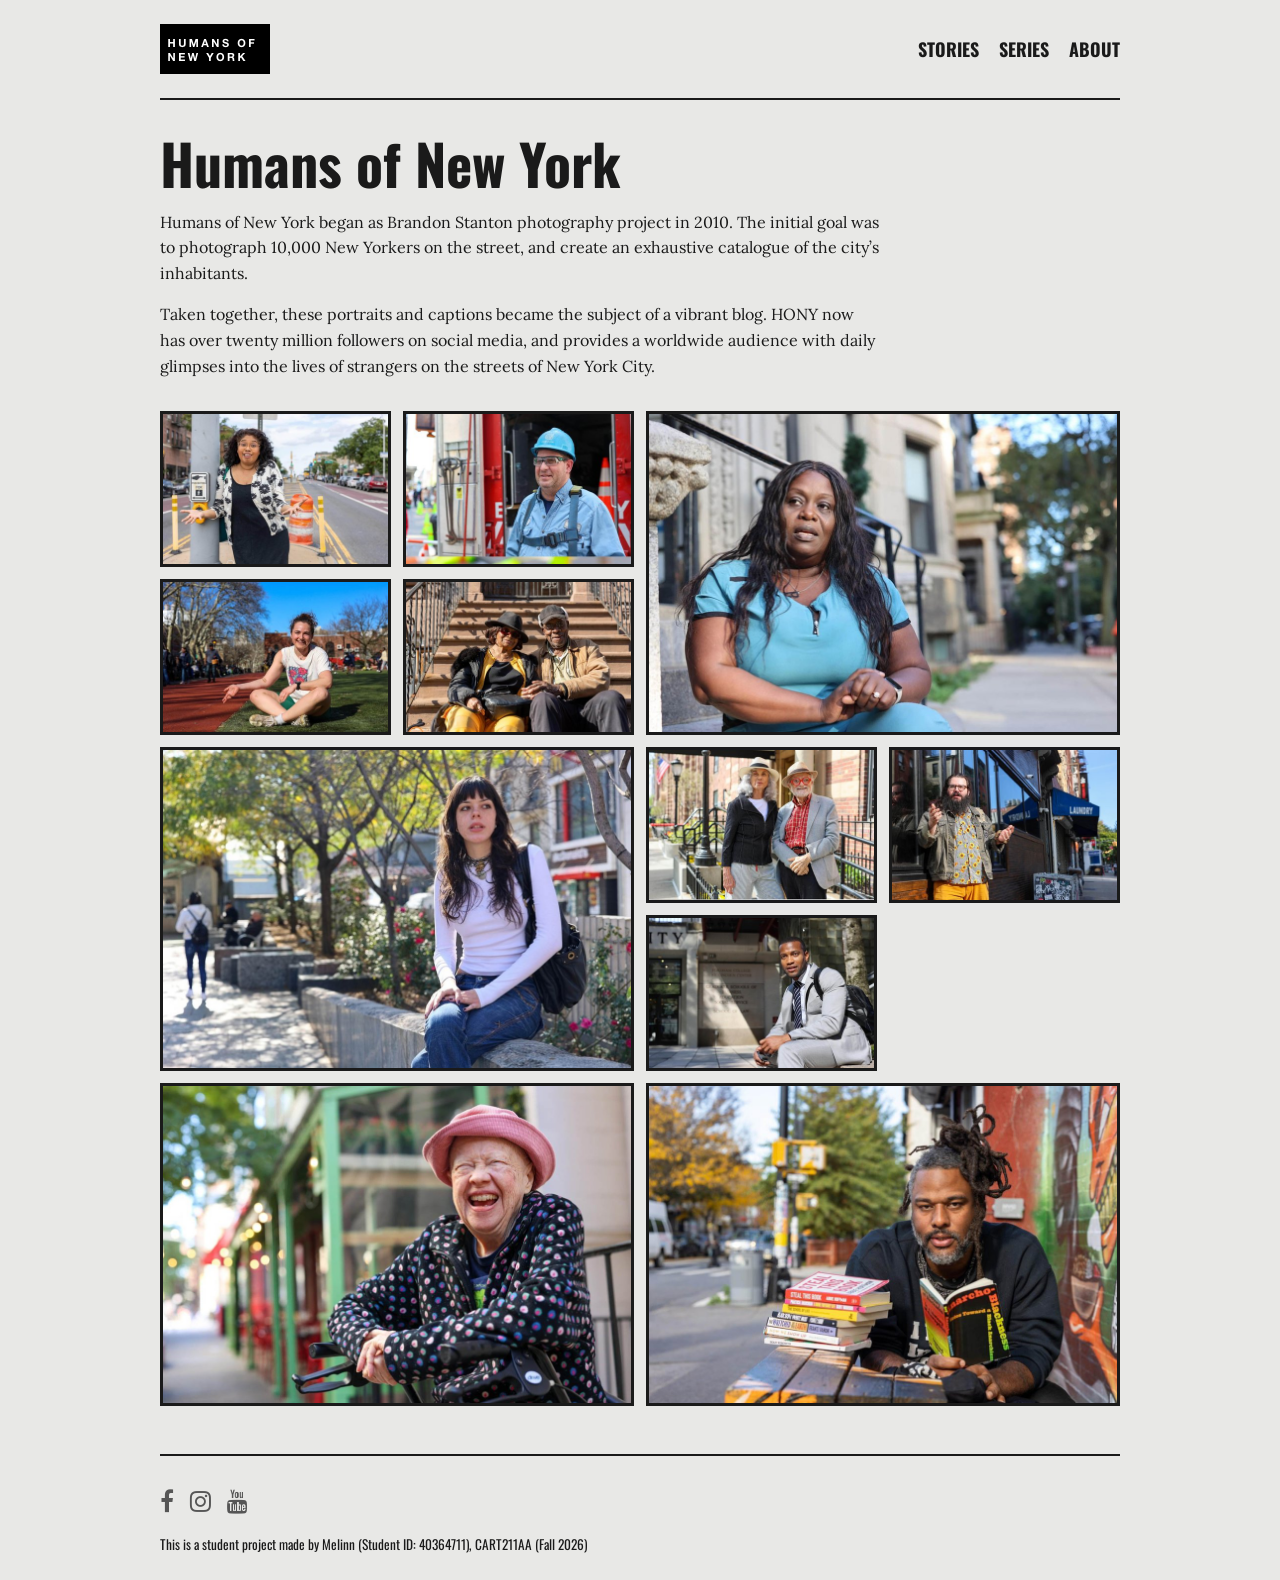
<file: index.html>
<!DOCTYPE html>
<html lang="en">
<head>
    <meta charset="UTF-8">
    <meta name="viewport" content="width=device-width, initial-scale=1.0">
    <!-- Optional: keep a project out of search results -->
    <meta name="robots" content="noindex">
    <title>Humans of New York</title>
    <link rel="preconnect" href="https://fonts.googleapis.com">
    <link rel="preconnect" href="https://fonts.gstatic.com" crossorigin>
    <link rel="stylesheet" href="https://fonts.googleapis.com/css2?family=Oswald:wght@500;700&family=Lora:wght@400;700&display=swap">
    <link rel="stylesheet" href="https://cdnjs.cloudflare.com/ajax/libs/font-awesome/4.7.0/css/font-awesome.min.css">
    <link rel="stylesheet" href="style.css">
</head>
<body>
    <div id="wrapper">
        <header>
            <a href="index.html"><img src="assets/logo.png" alt="Humans of New York logo" class="logo"></a>
            <nav>
                <a href="story.html">STORIES</a>
                <a href="#">SERIES</a>
                <a href="#">ABOUT</a>
            </nav>
        </header>

        <main>
            <h1>Humans of New York</h1>
            <section class="intro">
                <p>Humans of New York began as Brandon Stanton photography project in 2010.  The initial goal was to photograph 10,000 New Yorkers on the street, and create an exhaustive catalogue of the city’s inhabitants.</p>
                <p>Taken together, these portraits and captions became the subject of a vibrant blog. HONY now has over twenty million followers on social media, and provides a worldwide audience with daily glimpses into the lives of strangers on the streets of New York City.</p>
            </section>

            <section class="photogrid">
                <figure>
                    <a href="story.html"><img src="assets/pageant.jpg" alt="Woman in a flowered cardigan laughing next to a crosswalk button"></a>
                </figure>
                <figure>
                    <img src="assets/conedison.jpg" alt="Con Edison worker">
                </figure>
                <figure class="big">
                    <img src="assets/nurse.jpg" alt="Woman in teal">
                </figure>
                <figure>
                    <img src="assets/runner.jpg" alt="Smiling woman">
                </figure>
                <figure>
                    <img src="assets/steps-couple.jpg" alt="Elderly couple">
                </figure>
                <figure class="big">
                    <img src="assets/white-top.jpg" alt="Young woman">
                </figure>
                <figure>
                    <img src="assets/hats-couple.jpg" alt="Elderly couple again
                <figure>
                    <img src="assets/spritz.jpg" alt="Couple laughing">
                </figure>
                <figure>
                    <img src="assets/laundry.jpg" alt="Bearded man">
                </figure>
                <figure>
                    <img src="assets/suit.jpg" alt="Man in a grey suit">
                </figure>
                <figure class="big">
                    <img src="assets/laughing.jpg" alt="Older woman">
                </figure>
                <figure class="big">
                    <img src="assets/books.jpg" alt="Man at a picnic table">
                </figure>
            </section>
        </main>

        <footer>
            <div class="social">
                <a href="#" aria-label="Facebook"><i class="fa fa-facebook"></i></a>
                <a href="#" aria-label="Instagram"><i class="fa fa-instagram"></i></a>
                <a href="#" aria-label="YouTube"><i class="fa fa-youtube"></i></a>
            </div>
            <small>This is a student project made by Melinn (Student ID: 40364711), CART211AA (Fall 2026)</small>
        </footer>
    </div>
</body>
</html>
</file>
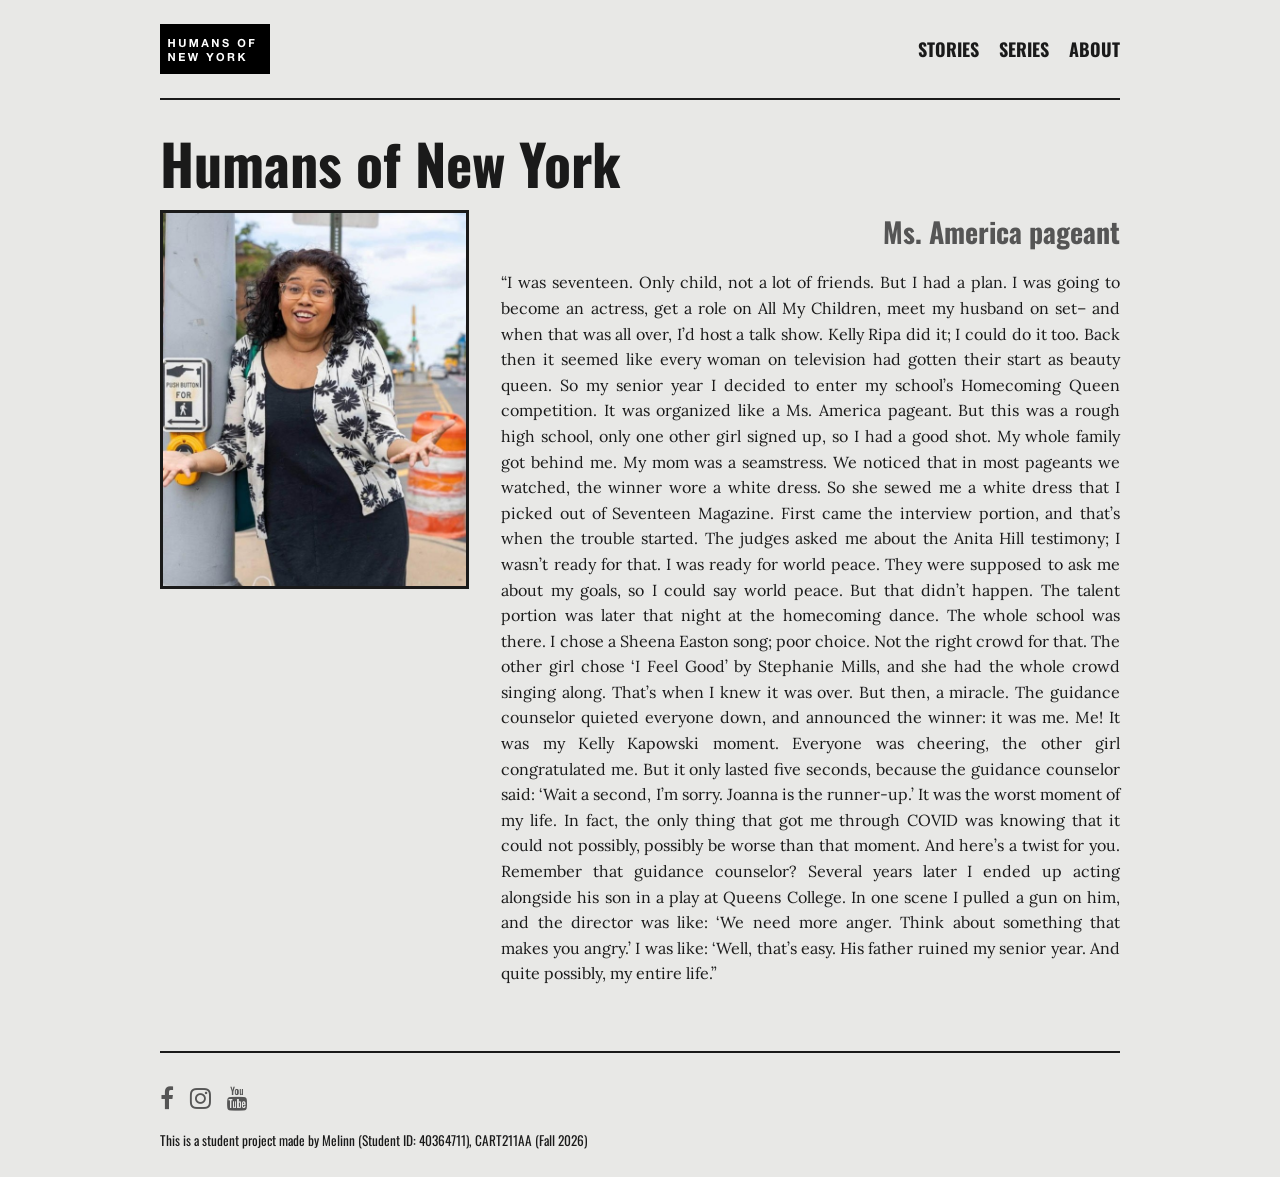
<file: story.html>
<!DOCTYPE html>
<html lang="en">
<head>
    <meta charset="UTF-8">
    <meta name="viewport" content="width=device-width, initial-scale=1.0">
    <!-- Optional: keep a project out of search results -->
    <meta name="robots" content="noindex">
    <title>Ms. America pageant | Humans of New York</title>
    <link rel="preconnect" href="https://fonts.googleapis.com">
    <link rel="preconnect" href="https://fonts.gstatic.com" crossorigin>
    <link rel="stylesheet" href="https://fonts.googleapis.com/css2?family=Oswald:wght@500;700&family=Lora:wght@400;700&display=swap">
    <link rel="stylesheet" href="https://cdnjs.cloudflare.com/ajax/libs/font-awesome/4.7.0/css/font-awesome.min.css">
    <link rel="stylesheet" href="style.css">
</head>
<body>
    <div id="wrapper">
        <header>
            <a href="index.html"><img src="assets/logo.png" alt="Humans of New York logo" class="logo"></a>
            <nav>
                <a href="story.html">STORIES</a>
                <a href="#">SERIES</a>
                <a href="#">ABOUT</a>
            </nav>
        </header>

        <main>
            <h1>Humans of New York</h1>
            <article class="story">
                <img src="assets/pageant-portrait.jpg" alt="Woman in a flowered cardigan laughing next to a crosswalk button">
                <div>
                    <h2>Ms. America pageant</h2>
                    <p>“I was seventeen. Only child, not a lot of friends. But I had a plan. I was going to become an actress, get a role on All My Children, meet my husband on set– and when that was all over, I’d host a talk show. Kelly Ripa did it; I could do it too. Back then it seemed like every woman on television had gotten their start as beauty queen. So my senior year I decided to enter my school’s Homecoming Queen competition. It was organized like a Ms. America pageant. But this was a rough high school, only one other girl signed up, so I had a good shot. My whole family got behind me. My mom was a seamstress. We noticed that in most pageants we watched, the winner wore a white dress. So she sewed me a white dress that I picked out of Seventeen Magazine. First came the interview portion, and that’s when the trouble started. The judges asked me about the Anita Hill testimony; I wasn’t ready for that. I was ready for world peace. They were supposed to ask me about my goals, so I could say world peace. But that didn’t happen. The talent portion was later that night at the homecoming dance. The whole school was there. I chose a Sheena Easton song; poor choice. Not the right crowd for that. The other girl chose ‘I Feel Good’ by Stephanie Mills, and she had the whole crowd singing along. That’s when I knew it was over. But then, a miracle. The guidance counselor quieted everyone down, and announced the winner: it was me. Me! It was my Kelly Kapowski moment. Everyone was cheering, the other girl congratulated me. But it only lasted five seconds, because the guidance counselor said: ‘Wait a second, I’m sorry. Joanna is the runner-up.’ It was the worst moment of my life. In fact, the only thing that got me through COVID was knowing that it could not possibly, possibly be worse than that moment. And here’s a twist for you. Remember that guidance counselor? Several years later I ended up acting alongside his son in a play at Queens College. In one scene I pulled a gun on him, and the director was like: ‘We need more anger. Think about something that makes you angry.’ I was like: ‘Well, that’s easy. His father ruined my senior year. And quite possibly, my entire life.”</p>
                </div>
            </article>
        </main>

        <footer>
            <div class="social">
                <a href="#" aria-label="Facebook"><i class="fa fa-facebook"></i></a>
                <a href="#" aria-label="Instagram"><i class="fa fa-instagram"></i></a>
                <a href="#" aria-label="YouTube"><i class="fa fa-youtube"></i></a>
            </div>
            <small>This is a student project made by Melinn (Student ID: 40364711), CART211AA (Fall 2026)</small>                                                                                                                       
        </footer>
    </div>
</body>
</html>
</file>
<file: style.css>
body {
    margin: 0;
    background-color: #e8e8e6;
    color: #1a1a1a;
    font-family: Lora, Georgia, serif;
    font-size: 16px;
    line-height: 1.6;
}

#wrapper {
    max-width: 960px;
    margin: 0 auto;
    padding: 0 20px;
}

/* Header: logo on the left, menu on the right (flexbox) */
header {
    display: flex;
    justify-content: space-between;
    align-items: center;
    padding: 24px 0;
    border-bottom: 2px solid #1a1a1a;
}

.logo {
    display: block;
    width: 110px;
}

nav {
    display: flex;
    gap: 20px;
}

nav a {
    color: #1a1a1a;
    font-family: Oswald, Arial, sans-serif;
    font-size: 18px;
    font-weight: 700;
    text-decoration: none;
}

h1 {
    margin: 32px 0 16px;
    font-family: Oswald, Arial, sans-serif;
    font-size: 56px;
    line-height: 1.1;
}

h2 {
    margin: 0 0 16px;
    color: #555555;
    font-family: Oswald, Arial, sans-serif;
    font-size: 28px;
    text-align: right;
}

.intro {
    max-width: 720px;
    margin-bottom: 32px;
}

p {
    margin: 0 0 16px;
}

/* Home: masonry photo grid, 4 columns */
.photogrid {
    display: grid;
    grid-template-columns: 1fr 1fr 1fr 1fr;
    gap: 12px;
    margin-bottom: 48px;
}

/* Big photos take 2 columns and 2 rows */
.photogrid .big {
    grid-column: span 2;
    grid-row: span 2;
}

figure {
    margin: 0;
}

.photogrid img {
    display: block;
    width: 100%;
    height: 100%;
    object-fit: cover;
    border: 3px solid #1a1a1a;
    box-sizing: border-box;
}

/* Story: photo on the left, text on the right */
.story {
    display: grid;
    grid-template-columns: 1fr 2fr;
    gap: 32px;
    margin-bottom: 48px;
}

.story img {
    width: 100%;
    border: 3px solid #1a1a1a;
    box-sizing: border-box;
}

.story p {
    text-align: justify;
}

footer {
    padding: 24px 0;
    border-top: 2px solid #1a1a1a;
    font-family: Oswald, Arial, sans-serif;
}

.social {
    display: flex;
    gap: 16px;
    margin-bottom: 12px;
}

.social a {
    color: #555555;
    font-size: 24px;
}

/* Mobile */
@media (max-width: 767px) {
    h1 {
        font-size: 40px;
    }

    .logo {
        width: 90px;
    }

    nav {
        gap: 10px;
    }

    nav a {
        font-size: 15px;
    }

    .photogrid {
        grid-template-columns: 1fr 1fr;
        gap: 8px;
    }

    .story {
        grid-template-columns: 1fr;
        gap: 24px;
    }

    h2 {
        text-align: left;
    }

    .story p {
        text-align: left;
    }
}
</file>
